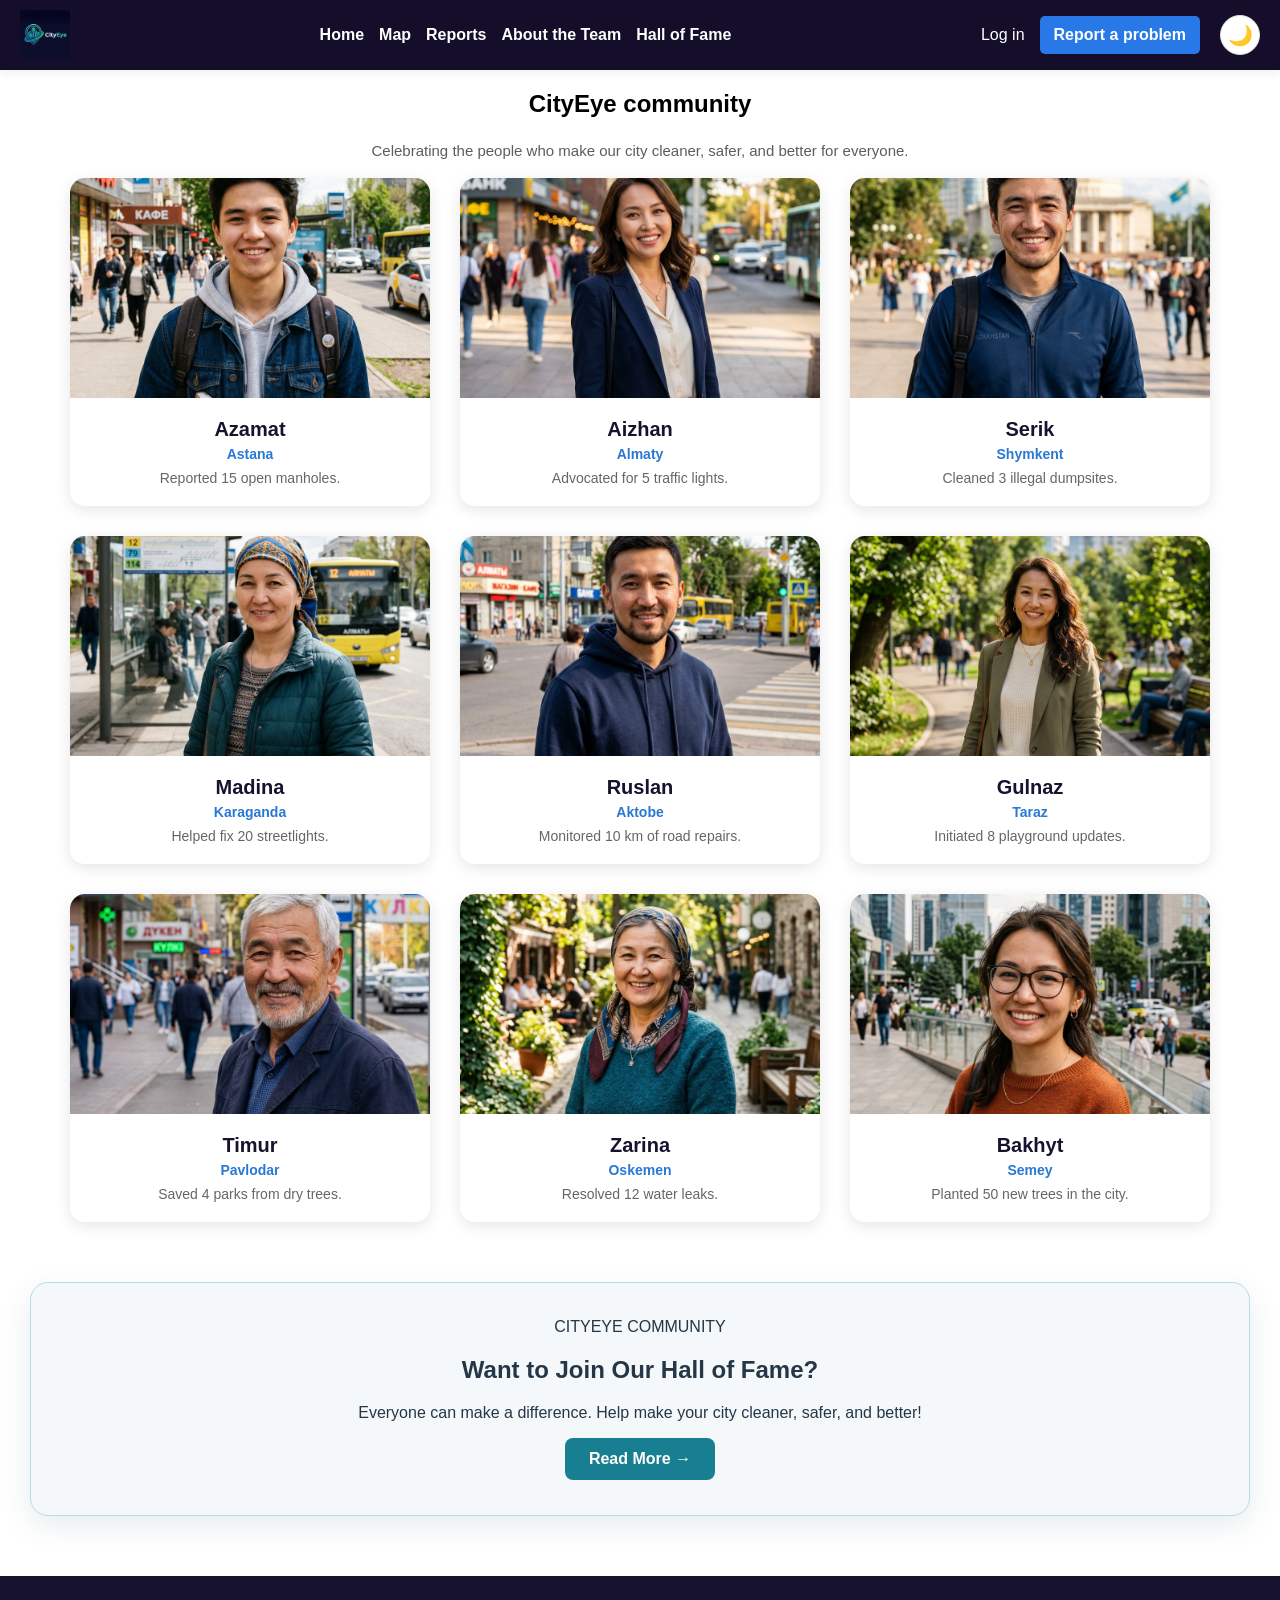
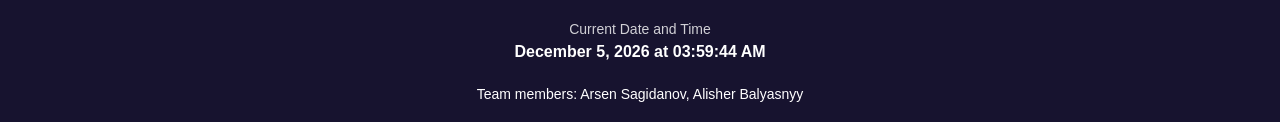
<file: halloffame.html>
<!DOCTYPE html>
<html lang="en">

<head>
    <meta charset="UTF-8">
    <meta name="viewport" content="width=device-width, initial-scale=1.0">
    <title>Hall of Fame</title>
    <link rel="stylesheet" href="style.css">
</head>

<body>

    <nav class="navbar">
            
            <div class="logo">
            <img src="photo/logo.jpg" 
                alt="CityEye Logo"></div>

                <ul class="nav-links">
                <li><a href="index.html">Home</a></li>
                <li><a href="map.html">Map</a></li>
                <li><a href="reports.html">Reports</a></li>
                <li><a href="about.html">About the Team</a></li>
                <li><a href="halloffame.html" class="hof">Hall of Fame</a></li>
                </ul>
            <ul class="right-links">
    <li><a href="login.html" class="login-link">Log in</a></li>
    <li><a href="report.html" class="report-button">Report a problem</a></li>
    <li>
        <button
            id="change-background-btn"
            type="button"
            aria-label="Switch to dark mode"
            aria-pressed="false"
        >
            <span id="theme-icon" aria-hidden="true">🌙</span>
        </button>
    </li>
</ul>
            </nav>
    <main> 
        <h2 class="comtext">CityEye community</h2>
        <p class="ucomtext"> Celebrating the people who make our city
            cleaner, safer, and better for everyone.</p>
        <div class="gallery-grid">

            <div class="gallery-card">
                <img src="photo/Young_man_smiling_on_street_20260919172456.jpeg" alt="Azamat">
                <div class="gallery-info">
                    <h3>Azamat</h3>
                    <span>Astana</span>
                    <p>Reported 15 open manholes.</p>
                </div>
            </div>

            <div class="gallery-card">
                <img src="photo/Smiling_woman_on_urban_street_20260919172544.jpeg" alt="Aizhan">
                <div class="gallery-info">
                    <h3>Aizhan</h3>
                    <span>Almaty</span>
                    <p>Advocated for 5 traffic lights.</p>
                </div>
            </div>
            
            <div class="gallery-card">
                <img src="photo/Smiling_man_in_city_square_20260919172540.jpeg" alt="Serik">
                <div class="gallery-info">
                    <h3>Serik</h3>
                    <span>Shymkent</span>
                    <p>Cleaned 3 illegal dumpsites.</p>
                </div>
            </div>
            
            <div class="gallery-card">
                <img src="photo/Woman_standing_near_bus_stop_20260919172535.jpeg" alt="Madina">
                <div class="gallery-info">
                    <h3>Madina</h3>
                    <span>Karaganda</span>
                    <p>Helped fix 20 streetlights.</p>
                </div>
            </div>

            <div class="gallery-card">
                <img src="photo/Man_standing_near_city_intersection_20260919172528.jpeg" alt="Ruslan">
                <div class="gallery-info">
                    <h3>Ruslan</h3>
                    <span>Aktobe</span>
                    <p>Monitored 10 km of road repairs.</p>
                </div>
            </div>
            
            <div class="gallery-card">
                <img src="photo/Woman_smiling_in_park_20260919172510.jpeg" alt="Gulnaz">
                <div class="gallery-info">
                    <h3>Gulnaz</h3>
                    <span>Taraz</span>
                    <p>Initiated 8 playground updates.</p>
                </div>
            </div>
            
            <div class="gallery-card">
                <img src="photo/Man_smiling_on_city_street_20260919172515.jpeg" alt="Timur">
                <div class="gallery-info">
                    <h3>Timur</h3>
                    <span>Pavlodar</span>
                    <p>Saved 4 parks from dry trees.</p>
                </div>
            </div>
            
            <div class="gallery-card">
                <img src="photo/Woman_standing_in_city_alley_20260919172548.jpeg" alt="Zarina">
                <div class="gallery-info">
                    <h3>Zarina</h3>
                    <span>Oskemen</span>
                    <p>Resolved 12 water leaks.</p>
                </div>
            </div>
            
            <div class="gallery-card">
                <img src="photo/Smiling_woman_wearing_glasses_20260919172521.jpeg" alt="Bakhyt">
                <div class="gallery-info">
                    <h3>Bakhyt</h3>
                    <span>Semey</span>
                    <p>Planted 50 new trees in the city.</p>
                </div>
            </div>
        </div>
        

        
<section class="hof-join">
    <div class="hof-join-main">
        <span class="hof-badge">CITYEYE COMMUNITY</span>
        <h2>Want to Join Our Hall of Fame?</h2>
        <p>
            Everyone can make a difference. Help make your city
            cleaner, safer, and better!
        </p>

        <button
            type="button"
            id="hofReadMoreBtn"
            aria-expanded="false"
            aria-controls="hofMoreText">
            Read More <span>→</span>
        </button>
    </div>

    <div class="hof-join-details" id="hofMoreText" hidden>
        <h3>Become a CityEye Hero</h3>
        <p>Here is how you can make a difference:</p>

        <ul>
            <li>Report problems in your city.</li>
            <li>Help keep streets clean and safe.</li>
            <li>Follow reports and support positive changes.</li>
            <li>Inspire others to improve the community.</li>
        </ul>

        <p class="hof-final-text">
            Every action matters. Start making a difference today!
        </p>
    </div>
</section>


    </main>

    
<footer>
    <div class="cityeye-clock">
        <span class="clock-label">Current Date and Time</span>
        <time id="current-date-time">Loading...</time>
    </div>

    <p>Team members: Arsen Sagidanov, Alisher Balyasnyy</p>
</footer>
<script src="script.js"></script>

</body>

</html>
</file>
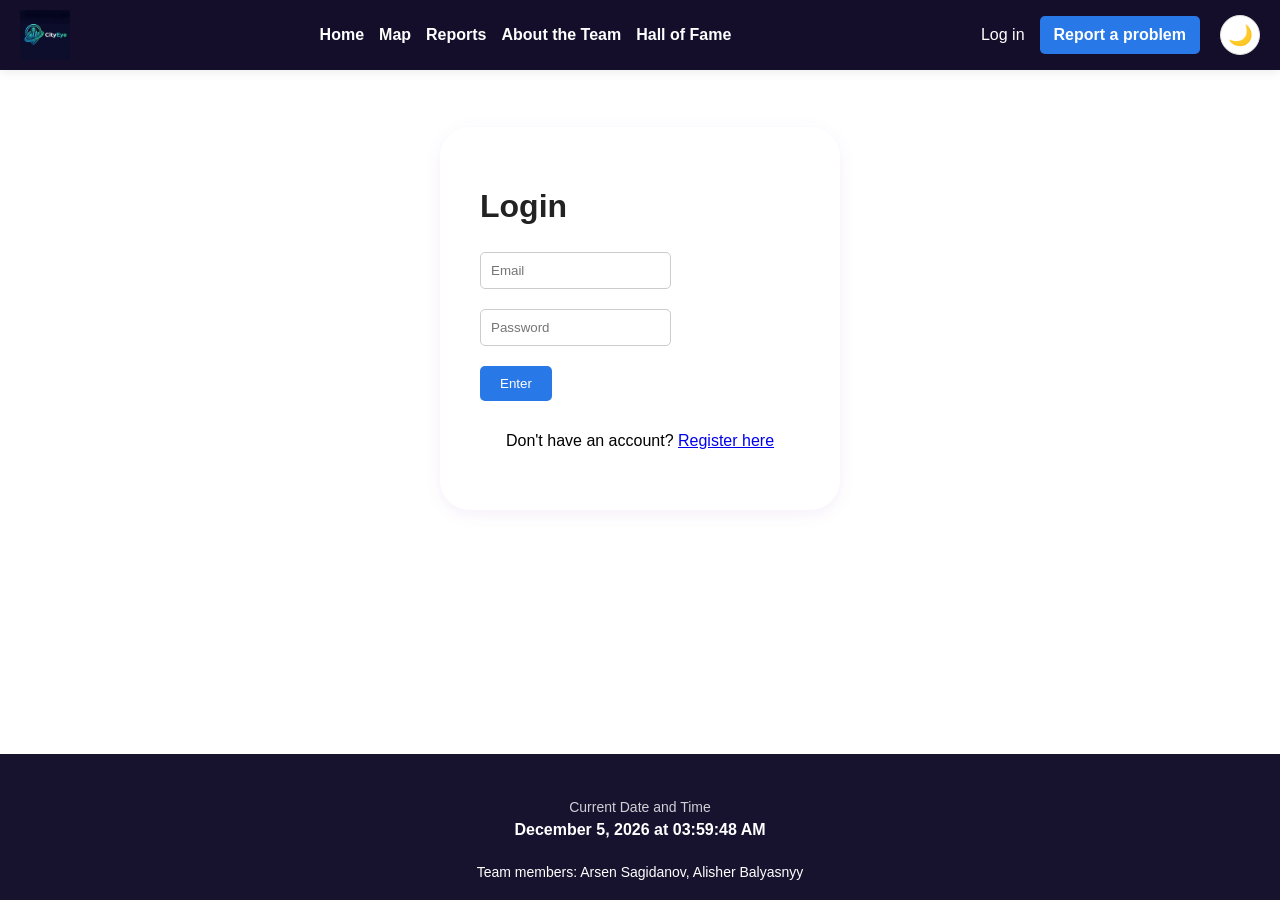
<file: login.html>
<!DOCTYPE html>
<html lang="en">

<head>
    <meta charset="UTF-8">
    <meta name="viewport" content="width=device-width, initial-scale=1.0">
    <title>CityEye - Login</title>
    <link rel="stylesheet" href="style.css">
</head>

<body>

    <nav class="navbar">
            
            <div class="logo">
            <img src="photo/logo.jpg" 
                alt="CityEye Logo"></div>

                <ul class="nav-links">
                <li><a href="index.html">Home</a></li>
                <li><a href="map.html">Map</a></li>
                <li><a href="reports.html">Reports</a></li>
                <li><a href="about.html">About the Team</a></li>
                <li><a href="halloffame.html" class="hof">Hall of Fame</a></li>
                </ul>
            <ul class="right-links">
    <li><a href="login.html" class="login-link">Log in</a></li>
    <li><a href="report.html" class="report-button">Report a problem</a></li>
    <li>
        <button
            id="change-background-btn"
            type="button"
            aria-label="Switch to dark mode"
            aria-pressed="false"
        >
            <span id="theme-icon" aria-hidden="true">🌙</span>
        </button>
    </li>
</ul>
            </nav>


    <main>

        <form>

            <div class="login-form">

                <h1>Login</h1>

                <input type="email" placeholder="Email" name="email">

                <br>

                <input type="password" placeholder="Password" name="password">

                <br>

                <input type="submit" value="Enter">

                <p>
                    Don't have an account?
                    <a href="register.html">Register here</a>
                </p>

            </div>

        </form>

    </main>


    
<footer>
    <div class="cityeye-clock">
        <span class="clock-label">Current Date and Time</span>
        <time id="current-date-time">Loading...</time>
    </div>

    <p>Team members: Arsen Sagidanov, Alisher Balyasnyy</p>
</footer>

<script src="script.js"></script>


</body>

</html>
</file>
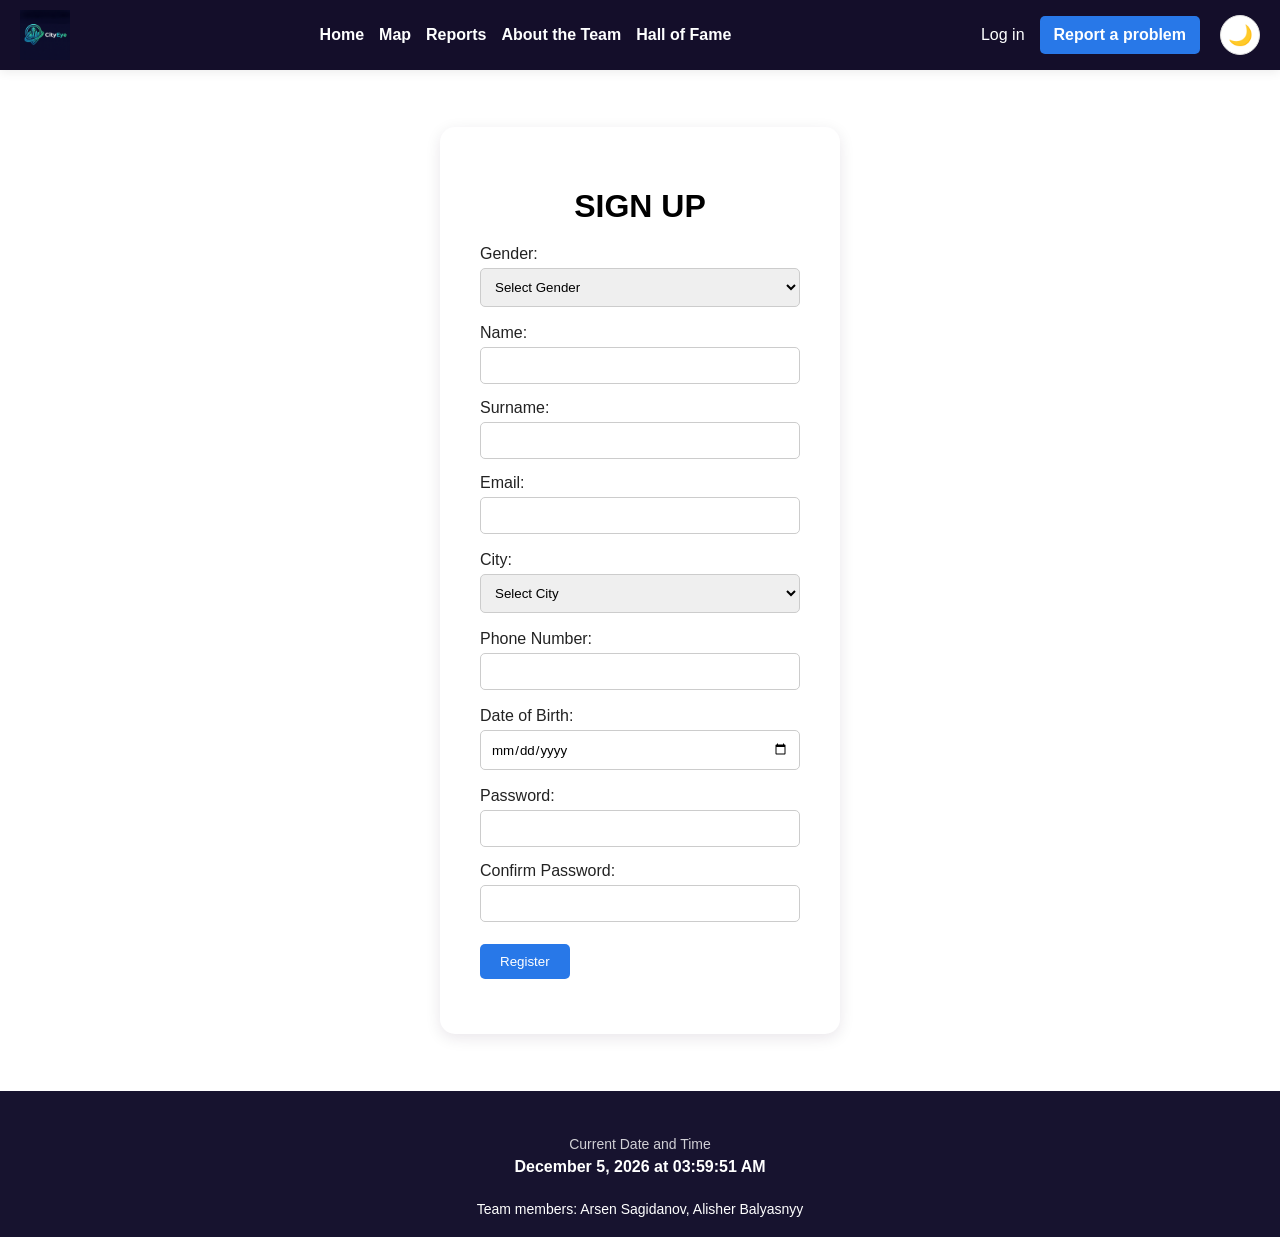
<file: register.html>
<!DOCTYPE html>
<html lang="en">

<head>
    <meta charset="UTF-8">
    <meta name="viewport" content="width=device-width, initial-scale=1.0">
    <title>CityEye - Register</title>
    <link rel="stylesheet" href="style.css">
</head>

<body>

    <nav class="navbar">
            
            <div class="logo">
            <img src="photo/logo.jpg" 
                alt="CityEye Logo"></div>

                <ul class="nav-links">
                <li><a href="index.html">Home</a></li>
                <li><a href="map.html">Map</a></li>
                <li><a href="reports.html">Reports</a></li>
                <li><a href="about.html">About the Team</a></li>
                <li><a href="halloffame.html" class="hof">Hall of Fame</a></li>
                </ul>
            <ul class="right-links">
    <li><a href="login.html" class="login-link">Log in</a></li>
    <li><a href="report.html" class="report-button">Report a problem</a></li>
    <li>
        <button
            id="change-background-btn"
            type="button"
            aria-label="Switch to dark mode"
            aria-pressed="false"
        >
            <span id="theme-icon" aria-hidden="true">🌙</span>
        </button>
    </li>
</ul>
            </nav>


    <main>

        <div class="register-form">

            <h1>SIGN UP</h1>

            <form id="registerForm" novalidate>

                <div class="gender-details">

                    <label for="gender">Gender:</label>

                    <select id="gender" name="gender" required>
                        <option value="">Select Gender</option>
                        <option value="male">Male</option>
                        <option value="female">Female</option>
                    </select>

                </div>

                    
                <div class="name-details">

                    <label for="username">Name:</label>
                    <input type="text" id="name" name="username" required>
                    <small class="error-msg" id="nameError"></small>

                    <label for="surname">Surname:</label>
                    <input type="text" id="surname" name="surname" required>
                    <small class="error-msg" id="surnameError"></small>

                    <label for="email">Email:</label>
                    <input type="email" id="email" name="email" required>
                    <small class="error-msg" id="emailError"></small>

                </div>


                <div class="city-details">

                    <label for="city">City:</label>

                    <select id="city" name="city" required>

                        <option>Select City</option>
                        <option value="astana">Astana</option>
                        <option value="almaty">Almaty</option>
                        <option value="shymkent">Shymkent</option>
                        <option value="aktobe">Aktobe</option>
                        <option value="karaganda">Karaganda</option>
                        <option value="taraz">Taraz</option>
                        <option value="pavlodar">Pavlodar</option>
                        <option value="oskemen">Oskemen</option>
                        <option value="semey">Semey</option>
                        <option value="oral">Oral</option>
                        <option value="atyrau">Atyrau</option>
                        <option value="kostanay">Kostanay</option>
                        <option value="kyzylorda">Kyzylorda</option>
                        <option value="aktau">Aktau</option>
                        <option value="petropavl">Petropavl</option>
                        <option value="turkistan">Turkistan</option>
                        <option value="kokshetau">Kokshetau</option>
                        <option value="taldykorgan">Taldykorgan</option>
                        <option value="zhezkazgan">Zhezkazgan</option>
                        <option value="temirtau">Temirtau</option>
                        <option value="ekibastuz">Ekibastuz</option>
                        <option value="rudny">Rudny</option>
                        <option value="kentau">Kentau</option>
                        <option value="balkhash">Balkhash</option>
                        <option value="satpayev">Satpayev</option>
                        <option value="zhetisu">Zhetisu</option>

                    </select>

                </div>


                <div class="contact-details">

                    <label for="phone">Phone Number:</label>
                    <input type="tel" id="phone" name="phone" required>

                </div>


                <div class="dob-details">

                    <label for="dob">Date of Birth:</label>
                    <input type="date" id="dob" name="dob" required>

                </div>


                <div class="password-details">

                    <label for="password">Password:</label>
                    <input type="password" id="password" name="password" required>
                    <small class="error-msg" id="passwordError"></small>

                    <label for="confirm_password">Confirm Password:</label>
                    <input type="password" id="confirm_password" name="confirm_password">
                    <small class="error-msg" id="confirmPasswordError"></small>

                </div>


                <input type="submit" value="Register">

            </form>

        </div>

    </main>


    
<footer>
    <div class="cityeye-clock">
        <span class="clock-label">Current Date and Time</span>
        <time id="current-date-time">Loading...</time>
    </div>

    <p>Team members: Arsen Sagidanov, Alisher Balyasnyy</p>
</footer>


    <script src="script.js"></script>
</body>

</html>
</file>
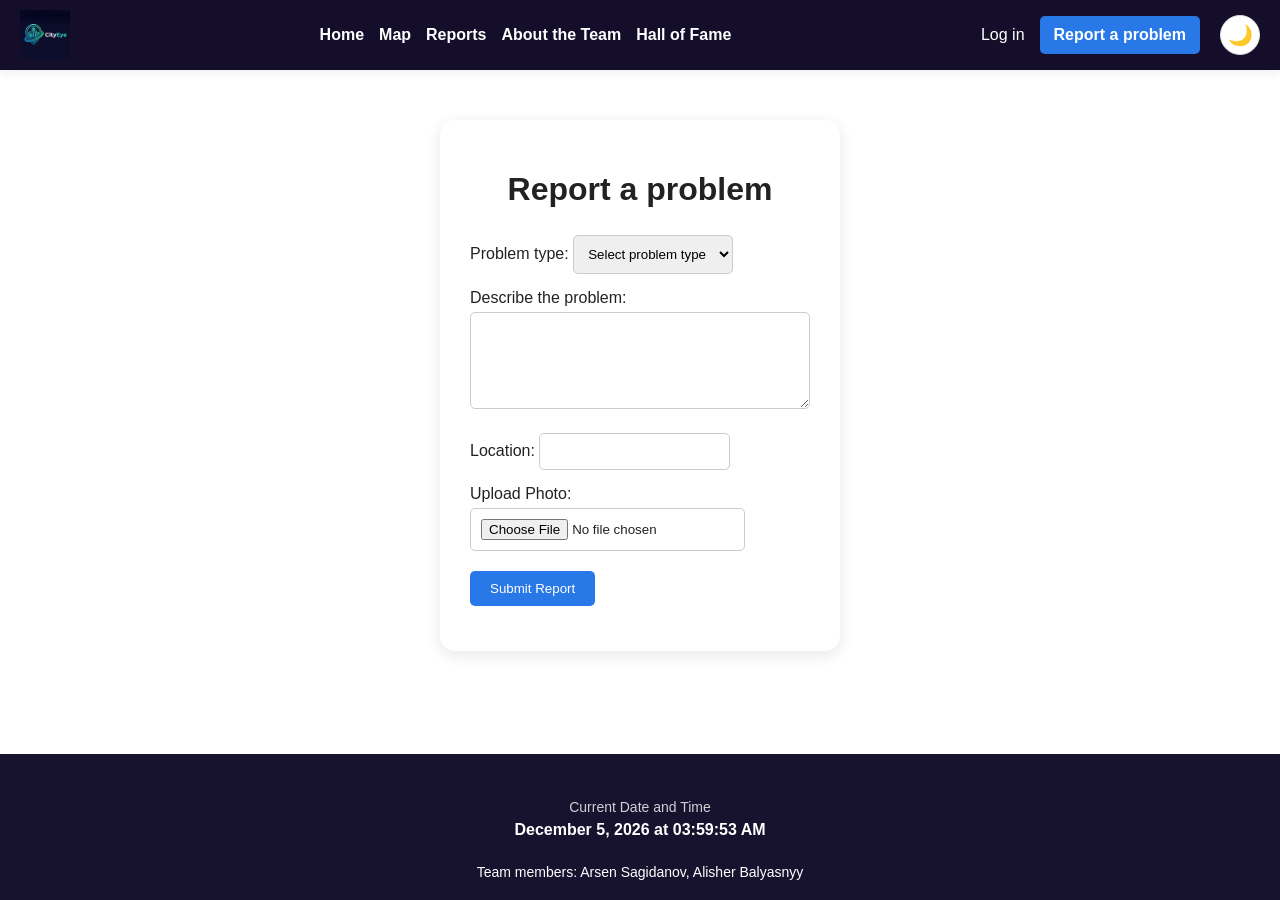
<file: report.html>
<!DOCTYPE html>
<html lang="en">

<head>
    <meta charset="UTF-8">
    <meta name="viewport" content="width=device-width, initial-scale=1.0">
    <title>CityEye - Report a Problem</title>
    <link rel="stylesheet" href="style.css">
</head>

<body>
    <nav class="navbar">
            
            <div class="logo">
            <img src="photo/logo.jpg" 
                alt="CityEye Logo"></div>

                <ul class="nav-links">
                <li><a href="index.html">Home</a></li>
                <li><a href="map.html">Map</a></li>
                <li><a href="reports.html">Reports</a></li>
                <li><a href="about.html">About the Team</a></li>
                <li><a href="halloffame.html" class="hof">Hall of Fame</a></li>
                </ul>
            <ul class="right-links">
    <li><a href="login.html" class="login-link">Log in</a></li>
    <li><a href="report.html" class="report-button">Report a problem</a></li>
    <li>
        <button
            id="change-background-btn"
            type="button"
            aria-label="Switch to dark mode"
            aria-pressed="false"
        >
            <span id="theme-icon" aria-hidden="true">🌙</span>
        </button>
    </li>
</ul>
            </nav>


    <main>

        <form>

            <div class="report-form">

                <h1>Report a problem</h1>

                <label for="problem_type">Problem type:</label>

                <select id="problem_type" name="problem_type" required>
                    <option value="">Select problem type</option>
                    <option value="streetlight">Broken Streetlight</option>
                    <option value="garbage">Garbage Issue</option>
                    <option value="traffic">Traffic Problem</option>
                    <option value="other">Other</option>
                </select>

                <br>

                <label for="problem">Describe the problem:</label>

                <textarea id="problem"
                          name="problem"
                          rows="5"
                          cols="50"
                          required></textarea>

                <br>

                <label for="location">Location:</label>

                <input type="text"
                       id="location"
                       name="location"
                       required>

                <br>

                <label for="photo">Upload Photo:</label>

                <input type="file"
                       id="photo"
                       name="photo">

                <br>

                <input type="submit" value="Submit Report">

            </div>

        </form>

    </main>


    
<footer>
    <div class="cityeye-clock">
        <span class="clock-label">Current Date and Time</span>
        <time id="current-date-time">Loading...</time>
    </div>

    <p>Team members: Arsen Sagidanov, Alisher Balyasnyy</p>
</footer>
<script src="script.js"></script>


</body>

</html>
</file>
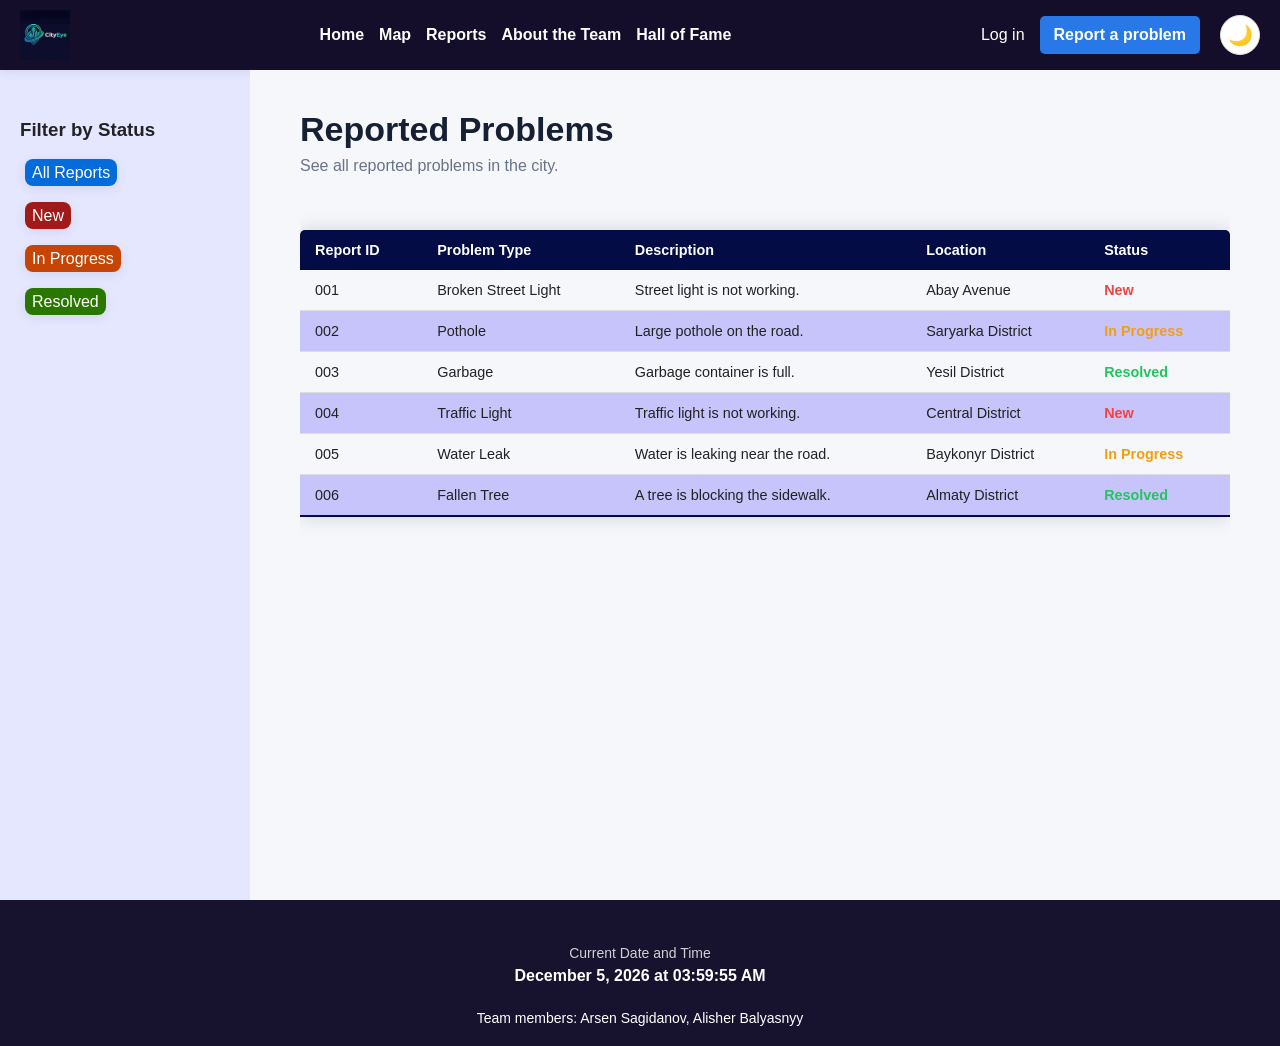
<file: reports.html>
<!DOCTYPE html>
<html lang="en">

<head>
    <meta charset="UTF-8">
    <meta name="viewport" content="width=device-width, initial-scale=1.0">
    <title>CityEye - Reports</title>
    <link rel="stylesheet" href="style.css">

</head>

<body class="grid-page">
    <aside class="sidebar">
        <h3>Filter by Status</h3>
        <ul>
            <li><a href="#" class="allr ">All Reports</a></li>
            <li><a href="#" class="newr">New</a></li>
            <li><a href="#" class="inpr">In Progress</a></li>
            <li><a href="#" class="rsl">Resolved</a></li>
        </ul>
    </aside>
    <nav class="navbar">
            
            <div class="logo">
            <img src="photo/logo.jpg" 
                alt="CityEye Logo"></div>

                <ul class="nav-links">
                <li><a href="index.html">Home</a></li>
                <li><a href="map.html">Map</a></li>
                <li><a href="reports.html">Reports</a></li>
                <li><a href="about.html">About the Team</a></li>
                <li><a href="halloffame.html" class="hof">Hall of Fame</a></li>
                </ul>
            <ul class="right-links">
    <li><a href="login.html" class="login-link">Log in</a></li>
    <li><a href="report.html" class="report-button">Report a problem</a></li>
    <li>
        <button
            id="change-background-btn"
            type="button"
            aria-label="Switch to dark mode"
            aria-pressed="false"
        >
            <span id="theme-icon" aria-hidden="true">🌙</span>
        </button>
    </li>
</ul>
            </nav>


    <main class="reports-page">

        <div class="reports-title">
            <h1>Reported Problems</h1>
            <p>See all reported problems in the city.</p>
        </div>
        <div class="table-wrapper">
            <table class="content-table">

                <thead>
                    <tr>
                        <th>Report ID</th>
                        <th>Problem Type</th>
                        <th>Description</th>
                        <th>Location</th>
                        <th>Status</th>
                    </tr>
                </thead>

                <tbody id="reportsTableBody">
                </tbody>

            </table>
    </main>
    
<footer>
    <div class="cityeye-clock">
        <span class="clock-label">Current Date and Time</span>
        <time id="current-date-time">Loading...</time>
    </div>

    <p>Team members: Arsen Sagidanov, Alisher Balyasnyy</p>
</footer>
<script src="script.js"></script>
<script src="reports.js"></script>
</body>
</html>
</file>
<file: style.css>
/* ========================================
   CITYEYE - MAIN STYLES
======================================== */

/* ===== GENERAL ===== */

*,
*::before,
*::after {
    box-sizing: border-box;
}

html {
    width: 100%;
    max-width: 100%;
    overflow-x: clip;
}

body {
    margin: 0;
    width: 100%;
    min-height: 100vh;
    display: flex;
    flex-direction: column;
    font-family: "Segoe UI", sans-serif;
    background-color: #ffffff;
    color: #222222;
    transition: background-color 0.3s ease, color 0.3s ease;
}

img {
    max-width: 100%;
}

main {
    flex: 1;
    min-width: 0;
}

header,
nav,
main,
footer,
section,
article,
aside,
div {
    transition:
        background-color 0.3s ease,
        color 0.3s ease,
        border-color 0.3s ease;
}

/* ===== CLOCK ===== */

.cityeye-clock {
    text-align: center;
    padding: 15px 10px;
    margin: 10px auto;
}

.clock-label {
    display: block;
    margin-bottom: 6px;
    font-size: 14px;
    opacity: 0.8;
}

#current-date-time {
    font-size: 16px;
    font-weight: 600;
}

/* ========================================
   NAVBAR
======================================== */

.navbar {
    display: flex;
    justify-content: space-between;
    align-items: center;
    gap: 15px;
    width: 100%;
    max-width: 100%;
    min-width: 0;
    padding: 10px 20px;
    background-color: hsl(253, 49%, 11%);
    color: rgb(248, 255, 247);
    font-family: "Saira", sans-serif;
    box-shadow: 0 2px 10px rgba(0, 0, 0, 0.08);
}

.logo {
    display: flex;
    align-items: center;
    flex-shrink: 0;
}

.logo img {
    width: 50px;
    height: 50px;
    object-fit: contain;
}

.nav-links,
.right-links {
    list-style: none;
    display: flex;
    align-items: center;
    gap: 15px;
    margin: 0;
    padding: 0;
    min-width: 0;
}

.nav-links {
    font-weight: bolder;
}

.nav-links a,
.right-links a {
    color: rgb(254, 255, 255);
    text-decoration: none;
    white-space: nowrap;
}

.nav-links a:hover,
.right-links a:hover {
    color: #ffffff;
    text-decoration: underline;
}

.report-button {
    display: inline-block;
    padding: 10px 14px;
    background-color: #2878e8;
    color: white;
    text-decoration: none;
    border-radius: 5px;
    font-weight: bold;
    text-align: center;
    transition: background-color 0.3s ease;
}

.report-button:hover {
    background-color: #1a5bb8;
}

/* ===== THEME TOGGLE BUTTON ===== */

.right-links #change-background-btn {
    width: 40px;
    height: 40px;
    display: flex;
    flex-shrink: 0;
    align-items: center;
    justify-content: center;
    padding: 0;
    margin-left: 5px;
    border: 1px solid #e0e0e0;
    border-radius: 50%;
    background-color: #ffffff;
    color: #222222;
    font-size: 20px;
    cursor: pointer;
    transition: background-color 0.2s ease, transform 0.2s ease;
}

.right-links #change-background-btn:hover {
    background-color: #f0f0f0;
    transform: scale(1.05);
}

.right-links #change-background-btn:focus-visible {
    outline: 2px solid #2563eb;
    outline-offset: 3px;
}

/* ========================================
   MAP PAGE
======================================== */

.map-page {
    background-color: #ffffff;
    min-height: calc(100vh - 70px);
    padding: 40px 50px;
}

.map-title {
    max-width: 1400px;
    margin: 0 auto 25px;
}

.map-title h1 {
    margin: 0;
    font-size: 34px;
    color: #172033;
}

.map-title p {
    margin-top: 8px;
    color: #697386;
    font-size: 16px;
}

.map {
    position: relative;
    width: 100%;
    max-width: 1400px;
    height: 650px;
    margin: auto;
    overflow: hidden;
    border-radius: 20px;
    background-color: #dddddd;
    box-shadow: 0 8px 25px rgba(0, 0, 0, 0.1);
}

.map img {
    display: block;
    width: 100%;
    height: 100%;
    object-fit: cover;
}

.marker {
    position: absolute;
    font-size: 32px;
}

.marker-red {
    color: #ef4444;
}

.marker-yellow {
    color: #f59e0b;
}

.marker-green {
    color: #22c55e;
}

.marker-1 {
    top: 25%;
    left: 35%;
}

.marker-2 {
    top: 35%;
    left: 60%;
}

.marker-3 {
    top: 55%;
    left: 30%;
}

.marker-4 {
    top: 70%;
    left: 55%;
}

.marker-5 {
    top: 45%;
    left: 78%;
}

/* ===== MAP LEGEND ===== */

.legend {
    position: absolute;
    bottom: 20px;
    left: 20px;
    display: flex;
    flex-wrap: wrap;
    gap: 15px;
    max-width: calc(100% - 40px);
    padding: 13px 18px;
    background-color: #ffffff;
    border-radius: 10px;
    box-shadow: 0 3px 10px rgba(0, 0, 0, 0.15);
}

.legend span {
    display: flex;
    align-items: center;
    gap: 7px;
    font-size: 14px;
    color: #343b4d;
    white-space: nowrap;
}

.legend i {
    width: 11px;
    height: 11px;
    display: inline-block;
    flex-shrink: 0;
    border-radius: 50%;
}

.red-dot {
    background-color: #ef4444;
}

.yellow-dot {
    background-color: #f59e0b;
}

.green-dot {
    background-color: #22c55e;
}

/* ========================================
   REGISTER FORM
======================================== */

.register-form {
    width: calc(100% - 30px);
    max-width: 400px;
    margin: 57px auto;
    padding: 40px;
    background: #ffffff;
    border-radius: 15px;
    box-shadow: 0 4px 15px rgba(36, 10, 52, 0.1);
    font-family: sans-serif;
}

.register-form h1 {
    text-align: center;
    margin-bottom: 20px;
    color: #000000;
}

.register-form div {
    display: flex;
    flex-direction: column;
    margin-bottom: 2px;
}

/* ========================================
   LOGIN FORM
======================================== */

.login-form {
    width: calc(100% - 30px);
    max-width: 400px;
    margin: 57px auto;
    padding: 40px;
    background: #ffffff;
    border-radius: 30px;
    box-shadow: 0 4px 15px rgba(156, 98, 193, 0.1);
    font-family: sans-serif;
}

.login-form p {
    text-align: center;
    margin-bottom: 20px;
    color: #000000;
}

/* ========================================
   HOME PAGE
======================================== */

.welcome {
    text-align: center;
    margin-top: 60px;
    font-weight: bold;
    font-size: 30px;
    font-family: "Saira", sans-serif;
}

.city {
    color: blue;
}

.eye {
    color: green;
}

.problem-section {
    padding: 50px 40px;
    text-align: center;
    background-color: #f5f8fc;
}

.problem-section h2 {
    font-size: 25px;
    color: #000000;
    margin-bottom: 30px;
    text-align: center;
}

.problem-images {
    display: flex;
    justify-content: center;
    align-items: stretch;
    flex-wrap: wrap;
    gap: 25px;
}

.problem-card {
    display: flex;
    flex-direction: column;
    width: 300px;
    max-width: 100%;
    border-radius: 10px;
    overflow: hidden;
    box-shadow: 0 4px 12px rgba(0, 0, 0, 0.08);
}

.problem-card img {
    width: 100%;
    height: 190px;
    object-fit: cover;
}

.card-content {
    display: flex;
    flex-direction: column;
    align-items: center;
    flex: 1;
    padding: 20px;
}

.card-content h3 {
    color: #000000;
    margin-bottom: 12px;
}

.card-content p {
    color: #000000;
    text-align: center;
    line-height: 1.6;
    margin-bottom: 20px;
}

.card-btn {
    margin-top: auto;
    display: inline-block;
    padding: 10px 18px;
    background-color: #036bda;
    color: #ffffff;
    text-decoration: none;
    border-radius: 15px;
    transition: background-color 0.3s ease;
}

.card-btn:hover {
    background-color: #03a85a;
}

.problem-card:hover {
    box-shadow: 0 10px 22px rgba(16, 52, 255, 0.08);
}

/* ========================================
   FAQ
======================================== */

.faq-section {
    width: 100%;
    max-width: 850px;
    margin: 60px auto;
    padding: 30px 20px;
}

.faq-section h2 {
    text-align: center;
    margin-bottom: 10px;
}

.faq-description {
    text-align: center;
    margin-bottom: 30px;
    color: #666666;
}

.faq-item {
    border-bottom: 1px solid #dddddd;
}

.faq-question {
    width: 100%;
    display: flex;
    justify-content: space-between;
    align-items: center;
    gap: 15px;
    padding: 18px 15px;
    border: none;
    background: transparent;
    color: inherit;
    font: inherit;
    font-weight: 600;
    text-align: left;
    cursor: pointer;
}

.faq-question:hover {
    background-color: rgba(128, 128, 128, 0.08);
}

.faq-icon {
    font-size: 24px;
    transition: transform 0.3s ease;
}

.faq-answer {
    display: grid;
    grid-template-rows: 0fr;
    transition: grid-template-rows 0.3s ease;
}

.faq-answer-content {
    overflow: hidden;
    min-height: 0;
    padding: 0 15px;
    line-height: 1.6;
}

.faq-item.active .faq-answer {
    grid-template-rows: 1fr;
}

.faq-item.active .faq-answer-content {
    padding-bottom: 18px;
}

.faq-item.active .faq-icon {
    transform: rotate(45deg);
}

@media (prefers-reduced-motion: reduce) {
    .faq-answer,
    .faq-icon {
        transition: none;
    }
}

/* ========================================
   LIGHT AND DARK THEME
======================================== */

body.dark-theme {
    background-color: #121212;
    color: #f1f1f1;
}

/* Main page sections */

body.dark-theme header,
body.dark-theme nav,
body.dark-theme main,
body.dark-theme footer,
body.dark-theme section,
body.dark-theme article,
body.dark-theme aside {
    background-color: #121212;
    color: #f1f1f1;
}

/* Navbar keeps its original color */

body.dark-theme .navbar {
    background-color: hsl(253, 49%, 11%);
    color: #ffffff;
}

body.dark-theme .navbar a {
    color: #ffffff;
}

/* Headings and text */

body.dark-theme h1,
body.dark-theme h2,
body.dark-theme h3,
body.dark-theme p,
body.dark-theme li,
body.dark-theme label {
    color: #f1f1f1;
}

/* Links */

body.dark-theme a {
    color: #93c5fd;
}

body.dark-theme .navbar a,
body.dark-theme .report-button,
body.dark-theme .card-btn,
body.dark-theme .sidebar a {
    color: #ffffff;
}

/* Forms */

body.dark-theme input,
body.dark-theme textarea,
body.dark-theme select {
    background-color: #262626;
    color: #f1f1f1;
    border-color: #555555;
}

body.dark-theme .register-form,
body.dark-theme .login-form,
body.dark-theme .report-form,
body.dark-theme .team-info,
body.dark-theme .team-card,
body.dark-theme .gallery-card,
body.dark-theme .gallery-info {
    background-color: #1e1e1e;
    color: #f1f1f1;
}

body.dark-theme .register-form h1,
body.dark-theme .login-form p,
body.dark-theme .team-info h2,
body.dark-theme .team-info p,
body.dark-theme .team-card h3,
body.dark-theme .gallery-info h3,
body.dark-theme .gallery-info p {
    color: #f1f1f1;
}

body.dark-theme .problem-section,
body.dark-theme .reports-page,
body.dark-theme .team-card {
    background-color: #1e1e1e;
}

body.dark-theme .map-page {
    background-color: #121212;
}

body.dark-theme .map-title h1,
body.dark-theme .reports-title h1 {
    color: #f1f1f1;
}

body.dark-theme .map-title p,
body.dark-theme .reports-title p {
    color: #cccccc;
}

/* FAQ */

body.dark-theme .faq-item {
    border-color: #444444;
}

body.dark-theme .faq-question {
    color: #f1f1f1;
}

body.dark-theme .faq-question:hover {
    background-color: #262626;
}

body.dark-theme .faq-description {
    color: #cccccc;
}

/* Theme button */

.theme-switcher {
    text-align: center;
    margin: 20px 0;
}

#change-background-btn {
    display: inline-flex;
    align-items: center;
    justify-content: center;
    gap: 8px;
    padding: 12px 22px;
    border: none;
    border-radius: 8px;
    background-color: #2563eb;
    color: #ffffff;
    font: inherit;
    cursor: pointer;
}

#change-background-btn:hover {
    background-color: #1d4ed8;
}

body.dark-theme #change-background-btn {
    background-color: #f3f4f6;
    color: #171717;
}

body.dark-theme #change-background-btn:hover {
    background-color: #d1d5db;
}

body.dark-theme .right-links #change-background-btn {
    background-color: #292929;
    border-color: #555555;
    color: #ffffff;
}

/* ========================================
   REPORT FORM
======================================== */

.report-form {
    width: calc(100% - 30px);
    max-width: 400px;
    margin: 50px auto;
    padding: 30px;
    background: #ffffff;
    border-radius: 15px;
    box-shadow: 0 4px 15px rgba(36, 10, 52, 0.1);
    font-family: sans-serif;
}

.report-form h1 {
    text-align: center;
}

/* ========================================
   REPORTS PAGE
======================================== */

.reports-page {
    background-color: #f5f7fb;
    min-height: calc(100vh - 70px);
    padding: 40px 50px;
    min-width: 0;
}

.reports-title {
    max-width: 1200px;
    margin: 0 auto 30px;
}

.reports-title h1 {
    margin: 0;
    font-size: 34px;
    color: #172033;
}

.reports-title p {
    margin-top: 8px;
    color: #697386;
    font-size: 16px;
}

/* ========================================
   INPUTS AND FORMS
======================================== */

input,
select,
textarea {
    max-width: 100%;
    padding: 10px;
    margin: 5px 0 15px;
    border: 1px solid #cccccc;
    border-radius: 5px;
    font-family: "Segoe UI", sans-serif;
}

input:focus,
select:focus,
textarea:focus {
    outline: none;
    border-color: #2878e8;
}

input[type="submit"] {
    background-color: #2878e8;
    color: white;
    border: none;
    padding: 10px 20px;
    border-radius: 5px;
    cursor: pointer;
}

input[type="submit"]:hover {
    background-color: #1a5bb8;
}

/* ========================================
   ABOUT THE TEAM
======================================== */

.team-content {
    display: flex;
    justify-content: center;
    align-items: center;
    flex-wrap: wrap;
    gap: 50px;
    width: 100%;
    max-width: 1000px;
    margin: 40px auto;
    padding: 0 15px;
}

.photo-box {
    margin: 0;
    width: 450px;
    max-width: 100%;
}

.team-img {
    display: block;
    width: 100%;
    height: auto;
    border-radius: 12px;
    box-shadow: 0 4px 15px rgba(0, 0, 0, 0.1);
}

.team-info {
    width: 350px;
    max-width: 100%;
    padding: 30px;
    background-color: white;
    border-radius: 15px;
    box-shadow: 0 4px 15px rgba(0, 0, 0, 0.1);
    text-align: center;
}

.team-info h2 {
    color: #17132f;
    margin-top: 0;
}

.team-info p {
    color: #666666;
}

.team-card {
    margin-top: 25px;
    padding: 20px;
    background-color: #f5f5f5;
    border-radius: 12px;
}

.team-card h3 {
    margin: 0 0 8px;
}

.team-card span {
    color: #2878d4;
    font-weight: bold;
}

.team-title {
    text-align: center;
}

/* ========================================
   FOOTER
======================================== */

footer {
    background-color: #17132f;
    color: white;
    text-align: center;
    padding: 20px;
    margin-top: 0;
}

footer p {
    margin: 0;
    font-size: 14px;
}

#main-title {
    color: #000000;
    text-align: center;
}

ol {
    list-style-position: inside;
    text-align: center;
    padding: 0;
}

/* ========================================
   GRID LAYOUT
======================================== */

.grid-page {
    display: grid;
    grid-template-columns: 250px minmax(0, 1fr);
    grid-template-rows: auto 1fr auto;
    min-height: 100vh;
    grid-template-areas:
        "header header"
        "sidebar main"
        "footer footer";
}

.grid-page .navbar {
    grid-area: header;
}

.grid-page .sidebar {
    grid-area: sidebar;
}

.grid-page .reports-page {
    grid-area: main;
    min-width: 0;
}

.grid-page footer {
    grid-area: footer;
}

.grid-sidebar {
    display: flex;
    flex-direction: column;
}

.grid-main {
    min-width: 0;
    padding: 20px;
}

.sidebar {
    background-color: #c9cfff81;
    padding: 30px 20px;
    box-shadow: 2px 0 5px rgba(0, 0, 0, 0.05);
}

.sidebar ul {
    list-style: none;
    padding: 0;
}

.sidebar li {
    margin-bottom: 15px;
    padding: 5px;
}

.sidebar a {
    text-decoration: none;
    color: #ffffff;
}

/* ===== REPORT STATUS COLORS ===== */

.allr {
    background-color: #036bda;
    padding: 5px 7px;
    border-radius: 8px;
    transition: background-color 0.3s ease;
    box-shadow: 0 3px 12px rgba(0, 0, 0, 0.08);
}

.newr {
    background-color: #a01a1a;
    padding: 5px 7px;
    border-radius: 8px;
    transition: background-color 0.3s ease;
    box-shadow: 0 3px 12px rgba(0, 0, 0, 0.08);
}

.inpr {
    background-color: #c74504;
    padding: 5px 7px;
    border-radius: 8px;
    transition: background-color 0.3s ease;
    box-shadow: 0 3px 12px rgba(0, 0, 0, 0.08);
}

.rsl {
    background-color: #2a7700;
    padding: 5px 7px;
    border-radius: 8px;
    transition: background-color 0.3s ease;
    box-shadow: 0 3px 12px rgba(0, 0, 0, 0.08);
}

.allr:hover {
    background-color: #024082;
}

.newr:hover {
    background-color: #550e0e;
}

.inpr:hover {
    background-color: #9a3400;
}

.rsl:hover {
    background-color: #163f00;
}

/* ========================================
   COMMUNITY
======================================== */

.community {
    text-align: center;
    width: 100%;
    max-width: 700px;
    margin: 0 auto 45px;
    padding: 0 15px;
}

.community h2 {
    color: #036bda;
    font-weight: bold;
    letter-spacing: 3px;
    margin-bottom: 12px;
}

.community h1 {
    font-size: 42px;
}

.community p {
    color: #969fa7;
    line-height: 1.7;
    font-size: 16px;
}

.comtext {
    text-align: center;
    color: #000000;
}

.ucomtext {
    color: #5d5d5d;
    line-height: 1.7;
    font-size: 15px;
    text-align: center;
}

/* ========================================
   HALL OF FAME
======================================== */

.gallery-grid {
    display: grid;
    grid-template-columns: repeat(3, minmax(0, 1fr));
    gap: 30px;
    width: 100%;
    max-width: 1200px;
    margin: 0 auto 60px;
    padding: 0 30px;
}

.gallery-card {
    min-width: 0;
    background-color: white;
    border-radius: 15px;
    overflow: hidden;
    box-shadow: 0 4px 15px rgba(0, 0, 0, 0.1);
    display: flex;
    flex-direction: column;
    transition: transform 0.3s ease, box-shadow 0.3s ease;
}

.gallery-card:hover {
    transform: translateY(-5px);
    box-shadow: 0 8px 25px rgba(0, 0, 0, 0.15);
}

.gallery-card img {
    display: block;
    width: 100%;
    height: 220px;
    object-fit: cover;
}

.gallery-info {
    padding: 20px;
    text-align: center;
    background-color: #ffffff;
    flex: 1;
    display: flex;
    flex-direction: column;
    justify-content: center;
}

.gallery-info h3 {
    margin: 0 0 5px;
    color: #17132f;
    font-size: 20px;
}

.gallery-info span {
    color: #2878d4;
    font-weight: bold;
    display: block;
    margin-bottom: 8px;
    font-size: 14px;
}

.gallery-info p {
    color: #666666;
    margin: 0;
    font-size: 14px;
}

/* ========================================
   SUBSCRIBE POPUP
======================================== */

.modal-overlay {
    display: none;
    position: fixed;
    inset: 0;
    width: 100%;
    height: 100vh;
    height: 100dvh;
    box-sizing: border-box;
    padding: 24px;
    overflow-y: auto;
    justify-content: center;
    align-items: center;
    background:
        radial-gradient(
            circle at 15% 20%,
            rgba(59, 130, 246, 0.25),
            transparent 35%
        ),
        linear-gradient(
            135deg,
            #0f172a,
            #172554 55%,
            #312e81
        );
    z-index: 9999;
}

.modal-card {
    position: relative;
    width: 100%;
    max-width: 520px;
    box-sizing: border-box;
    padding: 52px 36px 36px;
    background: #ffffff;
    color: #0f172a;
    border: 1px solid rgba(255, 255, 255, 0.4);
    border-radius: 24px;
    text-align: center;
    box-shadow: 0 24px 80px rgba(0, 0, 0, 0.3);
    animation: cityEyePopup 0.35s ease-out;
}

.modal-card h2 {
    margin: 0 0 16px;
    color: #172554;
    font-size: clamp(25px, 4vw, 34px);
    font-weight: 800;
    line-height: 1.2;
}

.modal-card p {
    margin: 0 auto 24px;
    max-width: 380px;
    color: #64748b;
    font-size: 16px;
    line-height: 1.7;
}

#subscribeForm {
    display: flex;
    flex-direction: column;
    gap: 14px;
    width: 100%;
}

#subscribeForm input[type="email"] {
    width: 100%;
    box-sizing: border-box;
    padding: 15px 16px;
    background: #f8fafc;
    color: #0f172a;
    border: 1px solid #cbd5e1;
    border-radius: 12px;
    font-size: 16px;
    outline: none;
    transition: border-color 0.2s, box-shadow 0.2s;
}

#subscribeForm input[type="email"]:focus {
    border-color: #4f46e5;
    box-shadow: 0 0 0 4px rgba(79, 70, 229, 0.12);
}

#subscribeForm input[type="submit"] {
    width: 100%;
    box-sizing: border-box;
    padding: 15px 20px;
    background: linear-gradient(135deg, #2563eb, #4f46e5);
    color: #ffffff;
    border: none;
    border-radius: 12px;
    font-size: 16px;
    font-weight: 700;
    cursor: pointer;
    transition: transform 0.2s, box-shadow 0.2s;
}

#subscribeForm input[type="submit"]:hover {
    transform: translateY(-2px);
    box-shadow: 0 10px 24px rgba(79, 70, 229, 0.25);
}

.close-btn {
    position: absolute;
    top: 16px;
    right: 16px;
    display: flex;
    align-items: center;
    justify-content: center;
    width: 40px;
    height: 40px;
    background: #f1f5f9;
    color: #334155;
    border: none;
    border-radius: 50%;
    font-size: 27px;
    line-height: 1;
    cursor: pointer;
    transition: background 0.2s, transform 0.2s;
}

.close-btn:hover {
    background: #e2e8f0;
    transform: rotate(90deg);
}

@keyframes cityEyePopup {
    from {
        opacity: 0;
        transform: translateY(18px) scale(0.98);
    }

    to {
        opacity: 1;
        transform: translateY(0) scale(1);
    }
}

/* ========================================
   RESPONSIVE DESIGN
======================================== */

/* Tablets and small laptops */

@media (max-width: 1000px) {
    .navbar {
        flex-wrap: wrap;
        justify-content: center;
        padding: 12px 15px;
        gap: 12px;
    }

    .nav-links,
    .right-links {
        flex-wrap: wrap;
        justify-content: center;
        gap: 12px;
    }

    .gallery-grid {
        grid-template-columns: repeat(2, minmax(0, 1fr));
        gap: 20px;
    }

    .grid-page {
        grid-template-columns: 200px minmax(0, 1fr);
    }
}

/* Mobile phones */

@media (max-width: 768px) {
    .navbar {
        flex-direction: column;
        align-items: center;
        justify-content: center;
        padding: 12px 10px;
        gap: 12px;
    }

    .logo img {
        width: 45px;
        height: 45px;
    }

    .nav-links,
    .right-links {
        width: 100%;
        flex-wrap: wrap;
        justify-content: center;
        gap: 10px;
    }

    .nav-links a,
    .right-links a {
        font-size: 13px;
    }

    .report-button {
        padding: 8px 10px;
    }

    .map-page,
    .reports-page {
        padding: 25px 15px;
    }

    .map {
        height: 500px;
    }

    .map-title h1,
    .reports-title h1 {
        font-size: 30px;
    }

    .legend {
        left: 10px;
        bottom: 10px;
        gap: 10px;
        padding: 10px;
        max-width: calc(100% - 20px);
    }

    .legend span {
        font-size: 12px;
    }

    .team-content {
        gap: 25px;
    }

    .photo-box,
    .team-info {
        width: 100%;
        max-width: 450px;
    }

    .grid-page {
        grid-template-columns: minmax(0, 1fr);
        grid-template-rows: auto auto 1fr auto;
        grid-template-areas:
            "header"
            "sidebar"
            "main"
            "footer";
    }

    .grid-sidebar {
        flex-direction: row;
        flex-wrap: wrap;
        justify-content: center;
    }

    .grid-main {
        padding: 15px;
    }

    .community h1 {
        font-size: 34px;
    }
}

/* Small phones */

@media (max-width: 480px) {
    .navbar {
        padding: 10px 8px;
        gap: 10px;
    }

    .nav-links,
    .right-links {
        gap: 8px;
    }

    .nav-links a,
    .right-links a {
        font-size: 12px;
    }

    .logo img {
        width: 40px;
        height: 40px;
    }

    .map-page,
    .reports-page {
        padding: 20px 12px;
    }

    .map-title h1,
    .reports-title h1 {
        font-size: 28px;
    }

    .map {
        height: 450px;
    }

    .legend {
        gap: 8px;
        padding: 8px;
    }

    .legend span {
        font-size: 11px;
    }

    .problem-section {
        padding: 35px 15px;
    }

    .problem-card {
        width: 100%;
        max-width: 320px;
    }

    .register-form,
    .login-form,
    .report-form {
        width: calc(100% - 30px);
        padding: 25px 20px;
    }

    .gallery-grid {
        grid-template-columns: minmax(0, 1fr);
        padding: 0 15px;
        gap: 20px;
    }

    .gallery-card img {
        height: 200px;
    }

    .community h1 {
        font-size: 30px;
    }

    .community h2 {
        letter-spacing: 1px;
    }

    .modal-overlay {
        padding: 16px;
    }

    .modal-card {
        padding: 64px 22px 26px;
        border-radius: 20px;
    }
}

/* Respect reduced-motion preferences */

@media (prefers-reduced-motion: reduce) {
    *,
    *::before,
    *::after {
        scroll-behavior: auto !important;
        animation-duration: 0.01ms !important;
        animation-iteration-count: 1 !important;
        transition-duration: 0.01ms !important;
    }
}

/* Fix Subscribe Form in Dark Theme */

/* Dark Subscribe Box */
#popupModal .modal-card {
    background-color: #0f172a;
    color: #f1f5f9;
    border: 1px solid #334155;
    border-radius: 24px;
    box-shadow: 0 24px 80px rgba(0, 0, 0, 0.4);
}

/* Title */
#popupModal .modal-card h2 {
    color: #7dd3fc;
}

/* Description */
#popupModal .modal-card p {
    color: #cbd5e1;
}

/* Email input */
#popupModal #subscribeForm input[type="email"] {
    background-color: #1e293b;
    color: #f8fafc;
    border: 1px solid #475569;
}

#popupModal #subscribeForm input[type="email"]::placeholder {
    color: #94a3b8;
}

/* Subscribe button */
#popupModal #subscribeForm input[type="submit"] {
    background: linear-gradient(135deg, #0284c7, #4f46e5);
    color: #ffffff;
}

/* Close button */
#popupModal .close-btn {
    background-color: #1e293b;
    color: #f8fafc;
}

/* How CityEye Works - Dark Theme */
body.dark-theme #main-title {
    color: #f9fafb;
}

/* Improve Dark Theme */

body.dark-theme .problem-card,
body.dark-theme .register-form,
body.dark-theme .login-form,
body.dark-theme .report-form,
body.dark-theme .legend {
    background-color: #1e1e1e;
    color: #f1f1f1;
}

body.dark-theme .problem-card h3,
body.dark-theme .problem-card p,
body.dark-theme .register-form h1,
body.dark-theme .login-form p,
body.dark-theme .legend span {
    color: #f1f1f1;
}

body.dark-theme .register-form,
body.dark-theme .login-form,
body.dark-theme .report-form,
body.dark-theme .problem-card,
body.dark-theme .legend {
    box-shadow: 0 4px 15px rgba(0, 0, 0, 0.35);
}

/* Subscription Popup */

.modal-overlay {
    display: none;
    position: fixed;
    inset: 0;
    z-index: 1000;
    padding: 20px;
    background-color: rgba(0, 0, 0, 0.6);
    align-items: center;
    justify-content: center;
}

.modal-overlay.is-open {
    display: flex;
}

.modal-card {
    position: relative;
    box-sizing: border-box;
    width: min(100%, 440px);
    padding: 32px;
    background-color: #ffffff;
    color: #222222;
    border-radius: 16px;
    box-shadow: 0 15px 40px rgba(0, 0, 0, 0.25);
    animation: popupAppear 0.25s ease;
}

.close-btn {
    position: absolute;
    top: 10px;
    right: 14px;
    border: none;
    background: transparent;
    color: inherit;
    font-size: 28px;
    cursor: pointer;
}

#subscribeForm {
    display: flex;
    flex-direction: column;
    gap: 12px;
    margin-top: 20px;
}

#subscribeForm input {
    box-sizing: border-box;
    width: 100%;
    padding: 12px;
    border: 1px solid #cccccc;
    border-radius: 8px;
    font: inherit;
}

#subscribeForm input[type="submit"] {
    background-color: #2563eb;
    color: white;
    border: none;
    cursor: pointer;
}

#subscribeMessage {
    min-height: 1.4em;
}

body.dark-theme .modal-card {
    background-color: #1e1e1e;
    color: #f1f1f1;
}

@keyframes popupAppear {
    from {
        opacity: 0;
        transform: translateY(-12px);
    }

    to {
        opacity: 1;
        transform: translateY(0);
    }
}


/*animation */

#reportsTableBody tr {
    animation: reportAppear 0.35s ease both;
    transition: transform 0.2s ease,
                background-color 0.2s ease;
}

#reportsTableBody tr:hover {
    transform: translateX(3px);
    background-color: rgba(34, 197, 94, 0.12);
}

@keyframes reportAppear {
    from {
        opacity: 0;
        transform: translateY(8px);
    }

    to {
        opacity: 1;
        transform: translateY(0);
    }
}

.sidebar a.active-filter {
    outline: 2px solid currentColor;
    outline-offset: 3px;
}

@media (prefers-reduced-motion: reduce) {
    #reportsTableBody tr {
        animation: none;
        transition: none;
    }

    #reportsTableBody tr:hover {
        transform: none;
    }
}


/* ========================================
   TABLE RESPONSIVENESS */

        .content-table {
            border-collapse: collapse;
            margin: 25px 0;
            font-size: 0.9em;
            min-width: 400px;
            border-radius: 5px 5px 0 0;
            overflow: hidden;
            box-shadow: 0 0 20px rgba(0, 0, 0, 0.15);
            width: 100%;
            max-width: 1200px;
        }

        .content-table thead tr {
            background-color: #030c45;
            color: #ffffff;
            text-align: left;
            font-weight: bold;
        }

        .content-table th,
        .content-table td {
            padding: 12px 15px;
                }

        .content-table tbody tr {
            border-bottom: 1px solid #dddddd;
        }

        .content-table tbody tr:nth-child(even) {
            background-color:#a19dfa90;
        }

        .content-table tbody tr:last-of-type {
            border-bottom: 2px solid #030c45;
        }

        .status-new {
           color: #ef4444;
           font-weight: bold;
        }

        .status-progress {
           color: #f59e0b;
           font-weight: bold;
        }

        .status-resolved {
           color: #22c55e;
           font-weight: bold;
        }

.table-wrapper {
    width: 100%;
    max-width: 100%;
    overflow-x: auto;
}

.content-table {
    width: 100%;
    min-width: 600px;
}



@media (prefers-reduced-motion: reduce) {
    #reportsTableBody tr {
        animation: none;
        transition: none;
    }
}

/* ========================================
   JOIN HALL OF FAME read more button
======================================== */



/* Hall of Fame — expand to the right */

.hof-join {
    display: grid;
    grid-template-columns: minmax(0, 1fr);
    width: calc(100% - 60px);
    max-width: 1400px;
    margin: 60px auto;
    overflow: hidden;
    border: 1px solid #b8dce5;
    border-radius: 18px;
    background: #f4f8fb;
    color: #253746;
    box-shadow: 0 10px 30px rgba(24, 65, 88, 0.10);
}

.hof-join.hof-expanded {
    grid-template-columns: minmax(0, 1fr) minmax(0, 1fr);
}

.hof-join-main {
    min-width: 0;
    padding: 35px;
    text-align: center;
}

#hofReadMoreBtn {
    padding: 12px 24px;
    border: none;
    border-radius: 8px;
    background: #177f91;
    color: white;
    font-size: 16px;
    font-weight: 600;
    cursor: pointer;
    transition: background 0.2s ease, transform 0.2s ease;
}

#hofReadMoreBtn:hover {
    background: #126575;
    transform: translateY(-2px);
}

.hof-join-details {
    min-width: 0;
    padding: 35px;
    border-left: 1px solid #d4e5eb;
    animation: hofSlideIn 0.4s ease both;
}

.hof-join-details[hidden] {
    display: none !important;
}

.hof-join-details h3 {
    color: #168c9e;
}

@keyframes hofSlideIn {
    from {
        opacity: 0;
        transform: translateX(25px);
    }
    to {
        opacity: 1;
        transform: translateX(0);
    }
}

@media (max-width: 650px) {
    .hof-join {
        width: calc(100% - 30px);
    }

    .hof-join.hof-expanded {
        grid-template-columns: minmax(0, 1fr);
    }

    .hof-join-details {
        border-left: none;
        border-top: 1px solid #d4e5eb;
    }
}

/* Assignment 5 - Greeting by Time */

.time-greeting {
    margin: 15px auto;
    font-size: 20px;
    font-weight: 700;
    color: #2878e8;
}

body.dark-theme .time-greeting {
    color: #7dd3fc;
}
</file>
